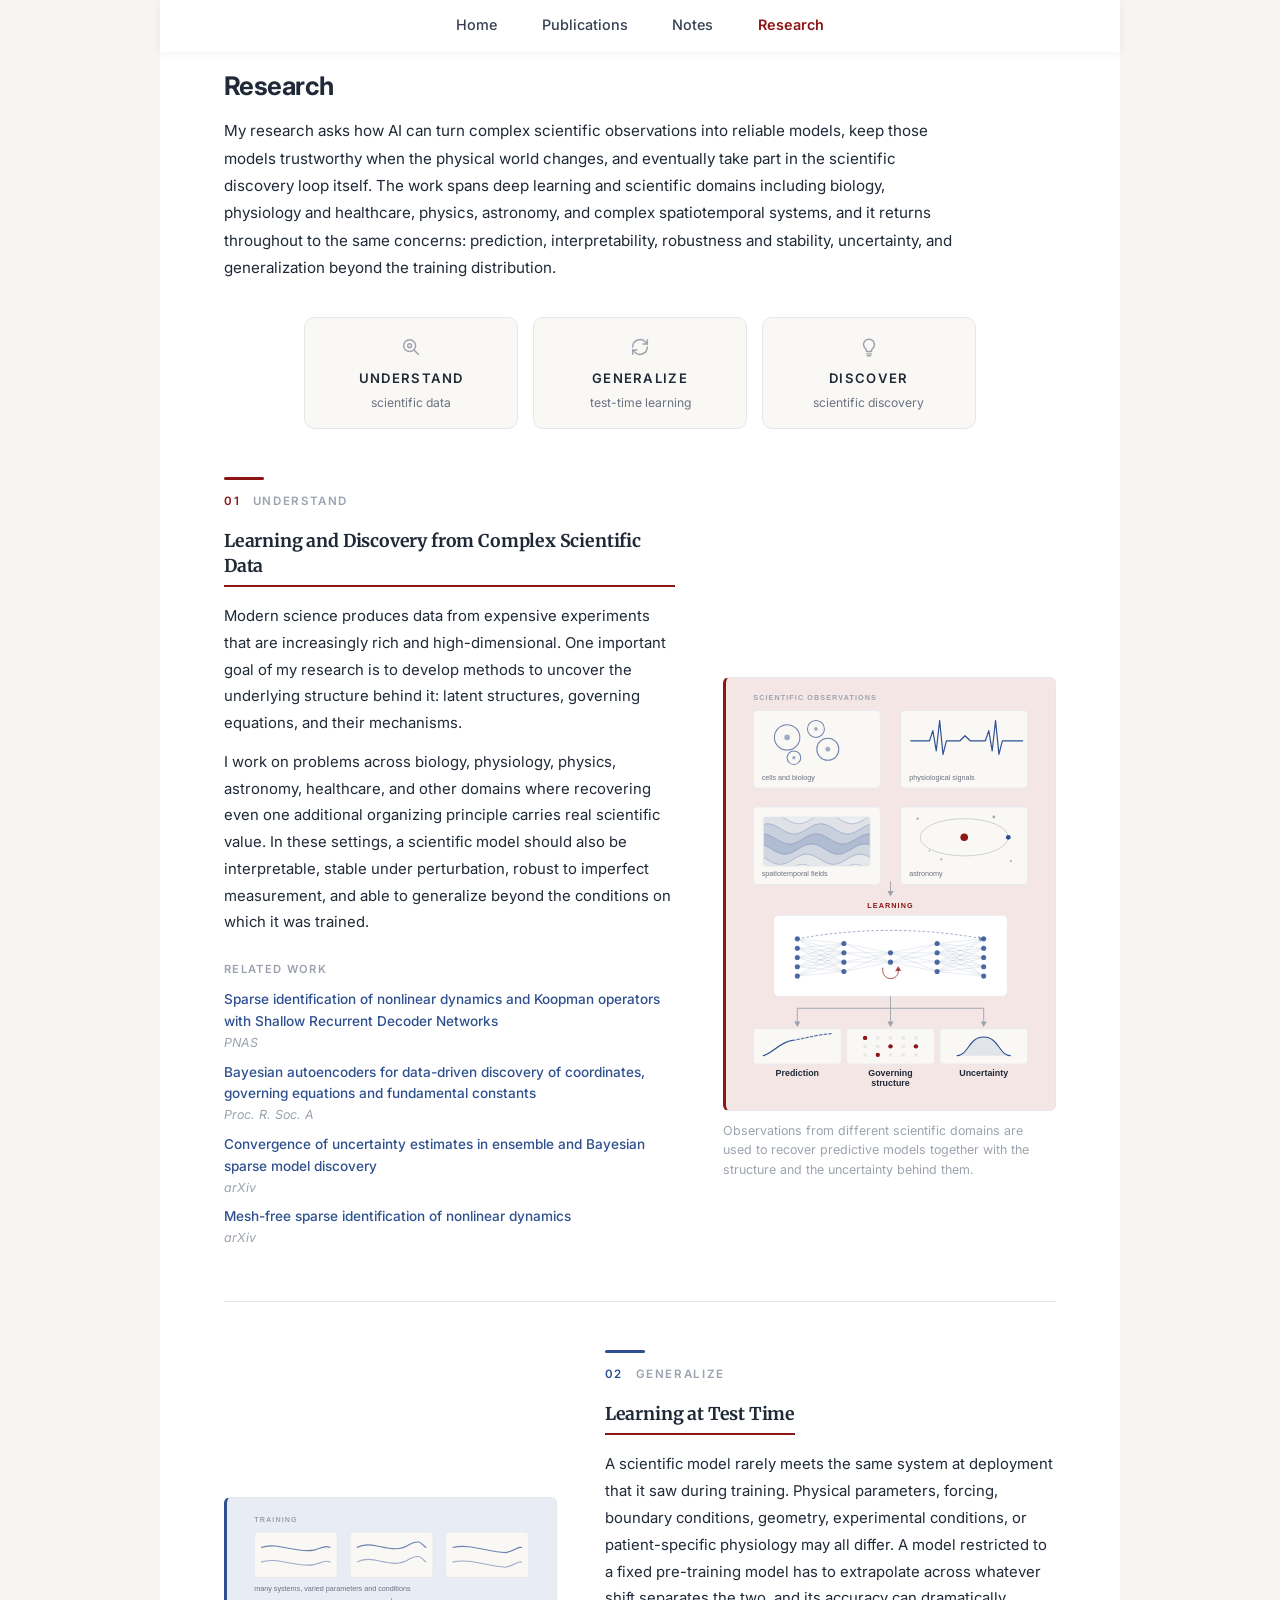
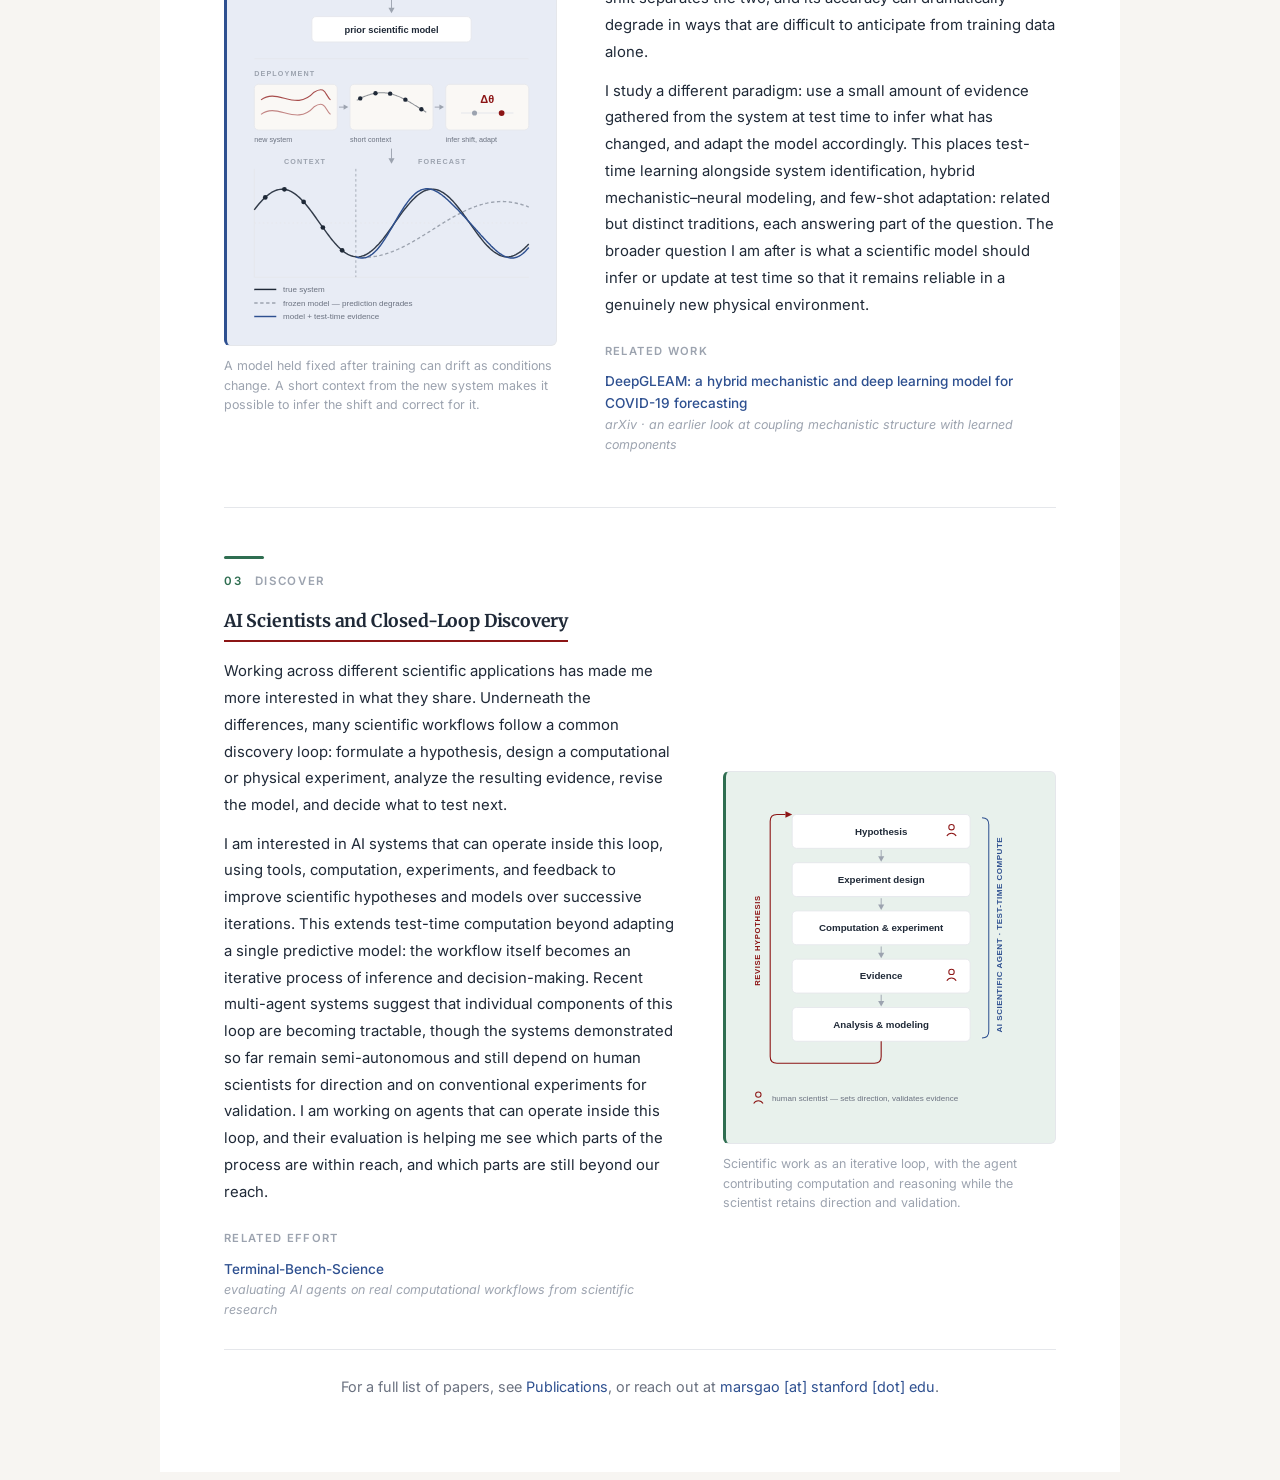
<file: research.html>
<!DOCTYPE html PUBLIC "-//W3C//DTD XHTML 1.1//EN" "http://www.w3.org/TR/xhtml11/DTD/xhtml11.dtd">
<html xmlns="http://www.w3.org/1999/xhtml" xml:lang="en">
<head>
    <meta name="generator" content="jemdoc, see http://jemdoc.jaboc.net/" />
    <meta http-equiv="Content-Type" content="text/html;charset=utf-8" />
    <meta name="viewport" content="width=device-width, initial-scale=1.0">
    <meta name="description" content="Research of Mars (Liyao) Gao: understanding scientific systems from complex data, adapting models at test time, and building AI systems that participate in the scientific discovery loop." />
    <link rel="stylesheet" href="jemdoc.css" type="text/css" />
    <link rel="preconnect" href="https://fonts.googleapis.com">
    <link rel="preconnect" href="https://fonts.gstatic.com" crossorigin>
    <link href="https://fonts.googleapis.com/css2?family=Merriweather:wght@300;400;700&family=Inter:wght@400;500;600&display=swap" rel="stylesheet">
    <link rel="stylesheet" href="styles.css" type="text/css" />
    <title>Research | Mars (Liyao) Gao</title>
</head>
<body class="research-page">
<table summary="Table for page layout." id="tlayout">
<tr valign="top">
<td id="layout-menu">
    <div class="menu-item"><a href="index.html">Home</a></div>
    <div class="menu-item"><a href="publication.html">Publications</a></div>
    <div class="menu-item"><a href="notes.html">Notes</a></div>
    <div class="menu-item"><a href="research.html" class="current">Research</a></div>
</td>
<td id="layout-content">
    <div id="toptitle">
        <h1>Research</h1>
    </div>

    <p class="research-intro">
        My research asks how AI can turn complex scientific observations into reliable models, keep
        those models trustworthy when the physical world changes, and eventually take part in the
        scientific discovery loop itself. The work spans deep learning and scientific domains
        including biology, physiology and healthcare, physics, astronomy, and complex spatiotemporal
        systems, and it returns throughout to the same concerns: prediction, interpretability,
        robustness and stability, uncertainty, and generalization beyond the training distribution.
    </p>

    <nav class="research-arc" aria-label="Research directions">
        <a class="research-arc-item" href="#understand">
            <svg class="research-arc-icon" viewBox="0 0 24 24" fill="none" stroke="currentColor" stroke-width="1.6" stroke-linecap="round" stroke-linejoin="round" aria-hidden="true">
                <circle cx="10.5" cy="10.5" r="6.5" />
                <line x1="20" y1="20" x2="15.4" y2="15.4" />
                <circle cx="10.5" cy="10.5" r="2.1" />
            </svg>
            <span class="research-arc-label">Understand</span>
            <span class="research-arc-sub">scientific data</span>
        </a>
        <a class="research-arc-item" href="#generalize">
            <svg class="research-arc-icon" viewBox="0 0 24 24" fill="none" stroke="currentColor" stroke-width="1.6" stroke-linecap="round" stroke-linejoin="round" aria-hidden="true">
                <path d="M4 12a8 8 0 0 1 13.66-5.66L20 8.7" />
                <path d="M20 4v4.7h-4.7" />
                <path d="M20 12a8 8 0 0 1-13.66 5.66L4 15.3" />
                <path d="M4 20v-4.7h4.7" />
            </svg>
            <span class="research-arc-label">Generalize</span>
            <span class="research-arc-sub">test-time learning</span>
        </a>
        <a class="research-arc-item" href="#discover">
            <svg class="research-arc-icon" viewBox="0 0 24 24" fill="none" stroke="currentColor" stroke-width="1.6" stroke-linecap="round" stroke-linejoin="round" aria-hidden="true">
                <path d="M12 3.5c-3.3 0-6 2.6-6 5.9 0 2.2 1.2 3.5 2.2 4.5.7.7 1.1 1.2 1.1 1.9v1h5.4v-1c0-.7.4-1.2 1.1-1.9 1-1 2.2-2.3 2.2-4.5 0-3.3-2.7-5.9-6-5.9Z" />
                <line x1="9.5" y1="19.5" x2="14.5" y2="19.5" />
                <line x1="10.2" y1="21.6" x2="13.8" y2="21.6" />
            </svg>
            <span class="research-arc-label">Discover</span>
            <span class="research-arc-sub">scientific discovery</span>
        </a>
    </nav>

    <!-- ─── 01 ─── -->
    <section class="research-direction" id="understand">
        <header class="research-direction-head">
            <p class="research-eyebrow"><span class="research-num">01</span> Understand</p>
            <h2>Learning and Discovery from Complex Scientific Data</h2>
        </header>

        <div class="research-direction-content">
            <p>
                Modern science produces data from expensive experiments that are increasingly rich and high-dimensional. 
                One important goal of my research is to develop methods to uncover the underlying structure behind it: latent
                structures, governing equations, and their mechanisms.
            </p>
            <p>
                I work on problems across biology, physiology, physics, astronomy, healthcare, and
                other domains where recovering even one additional organizing principle carries real
                scientific value. In these settings, a scientific model should also be interpretable, stable under perturbation, robust to
                imperfect measurement, and able to generalize beyond the conditions on which it was
                trained.
            </p>

            <div class="research-related">
                <span class="research-related-label">Related work</span>
                <ul>
                    <li>
                        <a href="https://www.pnas.org/doi/10.1073/pnas.2508144123">Sparse identification of nonlinear dynamics and Koopman operators with Shallow Recurrent Decoder Networks</a>
                        <span class="research-related-venue">PNAS</span>
                    </li>
                    <li>
                        <a href="https://royalsocietypublishing.org/doi/10.1098/rspa.2023.0506">Bayesian autoencoders for data-driven discovery of coordinates, governing equations and fundamental constants</a>
                        <span class="research-related-venue">Proc. R. Soc. A</span>
                    </li>
                    <li>
                        <a href="https://arxiv.org/abs/2301.12649">Convergence of uncertainty estimates in ensemble and Bayesian sparse model discovery</a>
                        <span class="research-related-venue">arXiv</span>
                    </li>
                    <li>
                        <a href="https://arxiv.org/abs/2505.16058">Mesh-free sparse identification of nonlinear dynamics</a>
                        <span class="research-related-venue">arXiv</span>
                    </li>
                </ul>
            </div>
        </div>

        <figure class="research-direction-figure">
            <img src="imgs/research/scientific_data.svg" width="360" height="482"
                 alt="Diagram: four kinds of scientific observation, cells and biology, physiological signals, spatiotemporal fields drawn as contour bands, and astronomy, feed a learning stage built as an encoder, latent state and decoder. It branches into three parallel outputs: prediction, governing structure, and uncertainty." />
            <figcaption class="research-caption">
                Observations from different scientific domains are used to recover predictive models
                together with the structure and the uncertainty behind them.
            </figcaption>
        </figure>
    </section>

    <!-- ─── 02 ─── -->
    <section class="research-direction research-direction--reverse" id="generalize">
        <header class="research-direction-head">
            <p class="research-eyebrow"><span class="research-num">02</span> Generalize</p>
            <h2>Learning at Test Time</h2>
        </header>

        <div class="research-direction-content">
            <p>
                A scientific model rarely meets the same system at deployment that it saw during
                training. Physical parameters, forcing, boundary conditions, geometry, experimental
                conditions, or patient-specific physiology may all differ. A model restricted to a
                fixed pre-training model has to extrapolate across whatever shift separates the two, and its
                accuracy can dramatically degrade in ways that are difficult to anticipate from training
                data alone.
            </p>
            <p>
                I study a different paradigm: use a small amount of evidence gathered from the system
                at test time to infer what has changed, and adapt the model accordingly. This places
                test-time learning alongside system identification, hybrid mechanistic&#8211;neural
                modeling, and few-shot adaptation: related but distinct traditions, each answering part
                of the question. The broader question I am after is what a scientific model
                should infer or update at test time so that it remains reliable in a genuinely new
                physical environment.
            </p>

            <div class="research-related">
                <span class="research-related-label">Related work</span>
                <ul>
                    <li>
                        <a href="https://arxiv.org/abs/2102.06684">DeepGLEAM: a hybrid mechanistic and deep learning model for COVID-19 forecasting</a>
                        <span class="research-related-venue">arXiv &#183; an earlier look at coupling mechanistic structure with learned components</span>
                    </li>
                </ul>
            </div>
        </div>

        <figure class="research-direction-figure">
            <img src="imgs/research/test_time_learning.svg" width="360" height="500"
                 alt="Diagram contrasting a frozen model with test-time adaptation. Training over many systems yields a prior scientific model. At deployment a new system provides a short context of observations, from which the shift in parameters is inferred and the model adapted. A trajectory plot shows the frozen model drifting away from the true system while the adapted model continues to track it." />
            <figcaption class="research-caption">
                A model held fixed after training can drift as conditions change. A short context from
                the new system makes it possible to infer the shift and correct for it.
            </figcaption>
        </figure>
    </section>

    <!-- ─── 03 ─── -->
    <section class="research-direction" id="discover">
        <header class="research-direction-head">
            <p class="research-eyebrow"><span class="research-num">03</span> Discover</p>
            <h2>AI Scientists and Closed-Loop Discovery</h2>
        </header>

        <div class="research-direction-content">
            <p>
                Working across different scientific applications has made me more interested in what they share.
                Underneath the differences, many scientific workflows follow a common discovery loop: formulate a hypothesis, design a computational or physical experiment, analyze
                the resulting evidence, revise the model, and decide what to test next.
            </p>
            <p>
                I am interested in AI systems that can operate inside this loop, using tools,
                computation, experiments, and feedback to improve scientific hypotheses and models over
                successive iterations. This extends test-time computation beyond adapting a single
                predictive model: the workflow itself becomes an iterative process of inference and
                decision-making. Recent multi-agent systems suggest that individual components of this
                loop are becoming tractable, though the systems demonstrated so far remain
                semi-autonomous and still depend on human scientists for direction and on conventional
                experiments for validation. I am working on agents that can operate inside this loop, and their evaluation is helping me see which
                parts of the process are within reach, and which parts are still beyond our reach. 
            </p>

            <div class="research-related">
                <span class="research-related-label">Related effort</span>
                <ul>
                    <li>
                        <a href="https://www.terminal-bench-science.ai/" target="_blank" rel="noopener">Terminal-Bench-Science</a>
                        <span class="research-related-venue">evaluating AI agents on real computational workflows from scientific research</span>
                    </li>
                </ul>
            </div>
        </div>

        <figure class="research-direction-figure">
            <img src="imgs/research/scientific_loop.svg" width="360" height="410"
                 alt="Diagram of a closed scientific discovery loop: hypothesis, experiment design, computation and experiment, evidence, and analysis and modeling, feeding back to revise the hypothesis. An AI scientific agent using test-time compute spans the loop, while a human scientist sets direction and validates evidence at the hypothesis and evidence stages." />
            <figcaption class="research-caption">
                Scientific work as an iterative loop, with the agent contributing computation and
                reasoning while the scientist retains direction and validation.
            </figcaption>
        </figure>
    </section>

    <div class="research-outro">
        <p>
            For a full list of papers, see <a href="publication.html">Publications</a>, or reach out
            at <a href="mailto:marsgao@stanford.edu">marsgao [at] stanford [dot] edu</a>.
        </p>
    </div>

</td>
</tr>
</table>
</body>
</html>
</file>
<file: jemdoc.css>
/* jemdoc base — structural reset for table layout */

table#tlayout {
    border: none;
    border-collapse: separate;
    background: transparent;
    margin: 0 auto;
    max-width: 960px;
    display: block;
}

table#tlayout > tbody {
    display: block;
}

table#tlayout > tbody > tr {
    display: flex;
    flex-direction: column;
    gap: 0;
}

body {
    background: #f7f5f2;
    font-family: Georgia, serif;
    padding-bottom: 8px;
    margin: 0;
}

#layout-menu {
    background: #fff;
    border: none;
    padding: 0;
    font-size: 1.0em;
    width: 100%;
    text-align: center;
    display: flex;
    justify-content: center;
    gap: 0;
    box-sizing: border-box;
    box-shadow: 0 1px 8px rgba(0,0,0,0.06);
    position: sticky;
    top: 0;
    z-index: 100;
}

#layout-menu td {
    background: transparent;
    vertical-align: top;
}

#layout-content {
    padding-top: 0;
    padding-left: 0;
    padding-right: 0;
    border: none;
    background: white;
    text-align: left;
    vertical-align: top;
    width: 100%;
}

#layout-menu a {
    line-height: 1.5em;
    margin-left: 0;
}

tt {
    background: #ffffdd;
}

pre, tt {
    font-size: 90%;
    font-family: monaco, monospace;
}

a, a > tt {
    color: #2e5090;
    text-decoration: none;
}

a:hover {
    border-bottom: none;
    color: #8c1515;
}

#layout-menu a.current:link, #layout-menu a.current:visited {
    color: #8c1515;
    border-bottom: none;
}
#layout-menu a:link, #layout-menu a:visited, #layout-menu a:hover {
    color: #374151;
    text-decoration: none;
}
#layout-menu a:hover {
    text-decoration: none;
    color: #8c1515;
}

div.menu-category {
    border-bottom: 1px solid gray;
    margin-top: 0.8em;
    padding-top: 0.2em;
    padding-bottom: 0.1em;
    font-weight: bold;
}

div.menu-item {
    padding-left: 16px;
    text-indent: -16px;
}

div#toptitle {
    padding-bottom: 0;
    margin-bottom: 1rem;
    border-bottom: none;
}

div#toptitle + h2, div#toptitle + h3 {
    margin-top: -0.7em;
}

div#subtitle {
    margin-top: 0.0em;
    margin-bottom: 0.0em;
    padding-top: 0em;
    padding-bottom: 0.1em;
}

em {
    font-style: italic;
}

strong {
    font-weight: bold;
}

h1, h2, h3 {
    margin-top: 0.7em;
    margin-bottom: 0.3em;
    padding-bottom: 0.2em;
    line-height: 1.0;
    padding-top: 0.5em;
    border-bottom: none;
}

h1 {
    font-size: 165%;
    color: #111827;
}

h2 {
    padding-top: 0.8em;
    font-size: 125%;
    color: #111827;
}

h2 + h3 {
    padding-top: 0.2em;
}

h3 {
    font-size: 110%;
    color: #374151;
    border-bottom: none;
}

p {
    margin-top: 0.0em;
    margin-bottom: 0.8em;
    padding: 0;
    line-height: 1.3;
}

pre {
    padding: 0;
    margin: 0;
}

div#footer {
    font-size: small;
    border-top: 1px solid #e5e7eb;
    padding-top: 0.1em;
    margin-top: 4.0em;
    color: #9ca3af;
}

div#footer a {
    color: #80a0b0;
}

div#footer-text {
    float: left;
    padding-bottom: 8px;
}

ul, ol, dl {
    margin-top: 0.2em;
    padding-top: 0;
    margin-bottom: 0.8em;
}

ul {
    list-style-type: none;
}

dt {
    margin-top: 0.5em;
    margin-bottom: 0;
}

dl {
    margin-left: 20px;
}

dd {
    color: #222222;
}

dd > *:first-child {
    margin-top: 0;
}

ul {
    list-style-position: outside;
    list-style-type: square;
}

p + ul, p + ol {
    margin-top: -0.5em;
}

li ul, li ol {
    margin-top: -0.3em;
}

ol {
    list-style-position: outside;
    list-style-type: decimal;
}

li p, dd p {
    margin-bottom: 0.3em;
}

ol ol {
    list-style-type: lower-alpha;
}

ol ol ol {
    list-style-type: lower-roman;
}

p + div.codeblock {
    margin-top: -0.6em;
}

div.codeblock, div.infoblock {
    margin-right: 0%;
    margin-top: 1.2em;
    margin-bottom: 1.3em;
}

div.blocktitle {
    font-weight: bold;
    color: #111827;
    margin-top: 1.2em;
    margin-bottom: 0.1em;
}

div.blockcontent {
    border: 1px solid silver;
    padding: 0.3em 0.5em;
}

div.infoblock > div.blockcontent {
    background: #ffffee;
}

div.blockcontent p + ul, div.blockcontent p + ol {
    margin-top: 0.4em;
}

div.infoblock p {
    margin-bottom: 0em;
}

div.infoblock li p, div.infoblock dd p {
    margin-bottom: 0.5em;
}

div.infoblock p + p {
    margin-top: 0.8em;
}

div.codeblock > div.blockcontent {
    background: #f6f6f6;
}

span.pycommand {
    color: #000070;
}

span.statement {
    color: #008800;
}
span.builtin {
    color: #000088;
}
span.special {
    color: #990000;
}
span.operator {
    color: #880000;
}
span.error {
    color: #aa0000;
}
span.comment, span.comment > *, span.string, span.string > * {
    color: #606060;
}

@media print {
    #layout-menu { display: none; }
}

#fwtitle {
    margin: 2px;
}

#fwtitle #toptitle {
    padding-left: 0.5em;
    margin-bottom: 0.5em;
}

#layout-content h1:first-child, #layout-content h2:first-child, #layout-content h3:first-child {
    margin-top: -0.7em;
}

div#toptitle h1, #layout-content div#toptitle h1 {
    margin-bottom: 0.0em;
    padding-bottom: 0.1em;
    padding-top: 0;
    margin-top: 0.5em;
    border-bottom: none;
}

img.eq {
    padding: 0;
    padding-left: 0.1em;
    padding-right: 0.1em;
    margin: 0;
}

img.eqwl {
    padding-left: 2em;
    padding-top: 0.6em;
    padding-bottom: 0.2em;
    margin: 0;
}

table {
    border: none;
    border-collapse: collapse;
}

td {
    padding: 2px;
    padding-left: 0.5em;
    padding-right: 0.5em;
    text-align: center;
    border: none;
}

table + table {
    margin-top: 1em;
}

tr.heading {
    font-weight: bold;
    border-bottom: 2px solid black;
}

img {
    border: none;
}

table.imgtable, table.imgtable td {
    border: none;
    text-align: left;
}
</file>
<file: styles.css>
/* Modern Academic Theme */
:root {
    --color-primary: #8c1515;       /* Stanford cardinal */
    --color-primary-dark: #6e1010;
    --color-primary-light: #f5e6e6;
    --color-accent: #2e5090;        /* Complementary deep blue for links */
    --color-accent-light: #e8ecf5;
    --color-accent-3: #2f6e51;      /* Deep forest green, third research pillar */
    --color-accent-3-light: #e8f1ec;
    --color-text: #1f2937;          /* Near black */
    --color-text-secondary: #6b7280; /* Medium gray */
    --color-text-light: #9ca3af;    /* Light gray */
    --color-border: #e5e7eb;
    --color-bg: #ffffff;
    --color-bg-page: #f7f5f2;       /* Warm parchment */
    --color-bg-subtle: #faf8f5;
    --font-sans: 'Inter', -apple-system, BlinkMacSystemFont, 'Segoe UI', sans-serif;
    --font-serif: 'Merriweather', Georgia, serif;
    --max-width: 960px;
    --content-padding: 0 4rem 4rem 4rem;
}

/* ─── Base ─── */
body {
    font-family: var(--font-sans);
    line-height: 1.7;
    color: var(--color-text);
    background-color: var(--color-bg-page);
    font-size: 14px;
    -webkit-font-smoothing: antialiased;
    -moz-osx-font-smoothing: grayscale;
}

/* ─── Typography ─── */
h1, h2, h3 {
    font-family: var(--font-sans);
    color: var(--color-text);
    border-bottom: none;
    padding-bottom: 0;
    font-weight: 700;
    letter-spacing: -0.02em;
}

h1 {
    font-size: 1.6rem;
    margin-bottom: 0.25rem;
    margin-top: 0;
    padding-top: 0;
}

#toptitle {
    margin: 0;
    padding: 0.5rem 0 0.25rem 0;
}

#toptitle h1 {
    margin: 0;
    padding: 0;
}

h2 {
    font-size: 1.1rem;
    margin-top: 2rem;
    margin-bottom: 0.75rem;
    padding-bottom: 0.4rem;
    border-bottom: 2px solid var(--color-primary);
    display: inline-block;
    color: var(--color-text);
    letter-spacing: -0.01em;
}

h3 {
    font-size: 0.95rem;
    color: var(--color-text);
}

a {
    color: var(--color-accent);
    text-decoration: none;
    transition: color 0.15s;
}

a:hover {
    color: var(--color-primary);
    text-decoration: underline;
}

/* ─── Navigation ─── */
#layout-menu {
    background: var(--color-bg);
    box-shadow: 0 1px 8px rgba(0,0,0,0.06);
    position: sticky;
    top: 0;
    z-index: 100;
}

.menu-item {
    display: inline-block;
}

.menu-item a {
    font-family: var(--font-sans);
    font-weight: 500;
    font-size: 0.9rem;
    transition: color 0.15s ease;
    display: block;
    padding: 0.9rem 1.4rem;
    color: var(--color-text-secondary);
    border-bottom: 2px solid transparent;
    letter-spacing: 0;
}

.menu-item a:hover {
    color: var(--color-primary);
    background-color: transparent;
    text-decoration: none;
    border-bottom-color: var(--color-primary);
}

.menu-item a.current {
    color: var(--color-primary);
    font-weight: 600;
    border-bottom: 2px solid var(--color-primary);
}

/* ─── Contact Links (Simon Du style) ─── */
.contact-links {
    margin-top: 0.75rem;
    font-size: 0.88rem;
    line-height: 1.8;
    color: var(--color-text);
}

.contact-links a {
    color: var(--color-accent);
    font-weight: 500;
}

.contact-links a:hover {
    color: var(--color-primary);
}

/* ─── Content Area ─── */
#layout-content {
    padding: var(--content-padding);
    background-color: var(--color-bg);
    border-radius: 0;
    box-shadow: none;
    border: none;
    box-sizing: border-box;
}

/* ─── Profile Section ─── */
.profile-section {
    display: flex;
    align-items: flex-start;
    margin-bottom: 1.5rem;
    padding-bottom: 0;
    border-bottom: none;
    gap: 2rem;
}

.profile-image {
    border-radius: 8px;
    box-shadow: 0 4px 16px rgba(0,0,0,0.08);
    max-width: 140px;
    height: auto;
    border: none;
    outline: none;
    flex-shrink: 0;
}

.profile-section p {
    margin: 0.25rem 0 0 0;
    font-size: 0.93rem;
    line-height: 1.75;
    color: var(--color-text);
}

/* ─── Social Links (legacy) ─── */
.social-links {
    margin-top: 0.75rem;
}

.social-links a {
    text-decoration: none;
    font-weight: 500;
    font-size: 0.95rem;
    color: var(--color-accent);
    display: inline;
}

.social-links a:hover {
    color: var(--color-primary);
    text-decoration: underline;
}

/* ─── News Section ─── */
.news-section {
    background-color: transparent;
    padding: 0;
    margin: 0.5rem 0 1.5rem 0;
    border-left: none;
    padding-left: 0;
}

.news-item {
    margin-bottom: 0;
    padding: 0.65rem 0;
    border-bottom: 1px solid var(--color-border);
    font-size: 0.92rem;
    line-height: 1.65;
}

.news-item:last-child {
    border-bottom: none;
    padding-bottom: 0;
}

.news-date {
    font-weight: 600;
    color: var(--color-primary);
    margin-right: 0.5rem;
    font-family: var(--font-sans);
    font-size: 0.85rem;
}

.badge {
    display: inline-block;
    padding: 0.1rem 0.45rem;
    background-color: var(--color-primary-light);
    color: var(--color-primary);
    border-radius: 4px;
    font-size: 0.7rem;
    font-weight: 600;
    margin-left: 0.4rem;
    text-transform: uppercase;
    letter-spacing: 0.04em;
}

.new-badge {
    background-color: var(--color-primary-light);
    color: var(--color-primary);
}

/* ─── Publications (Home - with images) ─── */
.publication-list {
    margin-top: 1rem;
}

.publication-item {
    margin-bottom: 1.75rem;
    padding: 1.5rem;
    background-color: var(--color-bg);
    border: 1px solid var(--color-border);
    border-radius: 8px;
    border-left: none;
    transition: box-shadow 0.2s ease;
}

.publication-item:hover {
    box-shadow: 0 2px 12px rgba(0,0,0,0.06);
}

.imgtable {
    margin-bottom: 0;
    width: 100%;
}

.imgtable td {
    vertical-align: top;
    padding: 0;
    border: none;
}

.imgtable td:first-child {
    width: 280px;
    padding-right: 1.5rem;
}

.imgtable img {
    border-radius: 6px;
    box-shadow: none;
    max-width: 260px;
    height: auto;
    border: 1px solid var(--color-border);
}

.imgtable p {
    margin: 0 0 0.5rem 0;
}

.imgtable a {
    font-family: var(--font-sans);
    font-weight: 600;
    font-size: 0.93rem;
    color: var(--color-text);
    line-height: 1.5;
}

.imgtable a:hover {
    color: var(--color-primary);
}

/* ─── Publications (List page) ─── */
ul.publication-list {
    list-style: none;
    padding: 0;
    margin-top: 1rem;
}

li.publication-item {
    margin-bottom: 0;
    padding: 1.15rem 0;
    background: none;
    border: none;
    border-bottom: 1px solid var(--color-border);
    border-radius: 0;
}

li.publication-item:hover {
    box-shadow: none;
}

li.publication-item:last-child {
    border-bottom: none;
}

li.publication-item > a {
    font-weight: 600;
    font-size: 0.93rem;
    color: var(--color-text);
    line-height: 1.5;
}

li.publication-item > a:hover {
    color: var(--color-primary);
}

.publication-authors {
    margin: 0.3rem 0 0.15rem;
    font-size: 0.85rem;
    color: var(--color-text-secondary);
}

.publication-venue {
    font-style: italic;
    color: var(--color-text-secondary);
    font-size: 0.83rem;
}

/* ─── Notes page ─── */
.notes-list {
    list-style-type: none;
    padding: 0;
    margin-top: 1rem;
}

.note-item {
    background-color: transparent;
    padding: 1rem 0;
    margin-bottom: 0;
    border: none;
    border-bottom: 1px solid var(--color-border);
    border-left: none;
    border-radius: 0;
}

.note-item:last-child {
    border-bottom: none;
}

.note-item:hover {
    border-left-color: transparent;
}

.note-item > a {
    font-weight: 600;
    font-size: 0.93rem;
    color: var(--color-text);
}

.note-item > a:hover {
    color: var(--color-primary);
}

.chapter-links {
    margin-top: 0.6rem;
    display: flex;
    flex-wrap: wrap;
    gap: 0.4rem;
}

.chapter-links a {
    display: inline-block;
    padding: 0.25rem 0.65rem;
    background-color: var(--color-bg-subtle);
    border: 1px solid var(--color-border);
    border-radius: 5px;
    font-size: 0.83rem;
    transition: all 0.15s;
    color: var(--color-text-secondary);
}

.chapter-links a:hover {
    background-color: var(--color-accent);
    color: white;
    text-decoration: none;
    border-color: var(--color-accent);
}

.new-badge {
    background-color: var(--color-primary-light);
    color: var(--color-primary);
}

/* ─── Publication action links ─── */
.publication-item a[style*="display: inline-block"] {
    font-family: var(--font-sans) !important;
    font-weight: 500 !important;
    font-size: 0.83rem !important;
    color: var(--color-text-secondary) !important;
    padding: 0.25rem 0.6rem;
    border: 1px solid var(--color-border);
    border-radius: 5px;
    margin-right: 0.3rem;
    margin-top: 0.5rem;
    background-color: var(--color-bg-subtle);
    transition: all 0.15s ease;
}

.publication-item a[style*="display: inline-block"]:hover {
    background-color: var(--color-primary);
    color: white !important;
    border-color: var(--color-primary);
    text-decoration: none;
}

.imgtable td:last-child {
    font-size: 0.92rem;
    line-height: 1.65;
}

/* ─── About paragraph ─── */
#layout-content > p {
    text-align: left;
    line-height: 1.8;
    color: var(--color-text);
}

/* ─── Contact section ─── */
h2 + p:last-of-type {
    font-size: 1rem;
    color: var(--color-text-secondary);
}

/* ─── Sudoku widget ─── */
.sudoku-section {
    background: var(--color-bg-subtle);
    border-radius: 8px;
    padding: 1.25rem;
    margin: 2rem 0;
    border: 1px solid var(--color-border);
}

.sdk-wrap {
    max-width: 720px;
}

.sdk-header {
    display: flex;
    align-items: center;
    gap: 12px;
    font-weight: 600;
    color: var(--color-text);
    margin-bottom: 10px;
    font-family: var(--font-sans);
}
.sdk-header .sdk-best { color: #059669; font-weight: 500; }
.sdk-header .sdk-restart {
    margin-left: auto;
    background: var(--color-bg);
    border: 1px solid var(--color-border);
    color: var(--color-text);
    padding: 6px 10px;
    border-radius: 5px;
    cursor: pointer;
    font-size: 0.85rem;
}
.sdk-header .sdk-restart:hover { background: var(--color-bg-subtle); }

.sdk-body { display: flex; gap: 16px; align-items: flex-start; }

.sdk-grid {
    display: grid;
    grid-template-columns: repeat(6, 54px);
    grid-auto-rows: 54px;
    gap: 0;
    background: var(--color-bg);
    border-radius: 6px;
    padding: 8px;
    border: 2px solid var(--color-text);
}

.sdk-row { display: contents; }

.sdk-cell {
    display: flex;
    align-items: center;
    justify-content: center;
    font-family: var(--font-sans);
    font-size: 20px;
    width: 54px; height: 54px;
    border: 1px solid var(--color-border);
    color: var(--color-text);
    background: var(--color-bg);
    user-select: none;
}
.sdk-cell.fixed { background: var(--color-bg-subtle); font-weight: 700; color: var(--color-text); }
.sdk-cell.editable { cursor: pointer; }
.sdk-cell.selected { outline: 2px solid var(--color-primary); outline-offset: -2px; }
.sdk-cell.conflict { background: #fef2f2; color: #dc2626; }
.sdk-cell.notes { font-size: 12px; color: var(--color-text-light); }

.sdk-cell.thick-top { border-top: 3px solid #6b7280; }
.sdk-cell.thick-left { border-left: 3px solid #6b7280; }
.sdk-cell.thick-bottom { border-bottom: 3px solid #6b7280; }
.sdk-cell.thick-right { border-right: 3px solid #6b7280; }

.sdk-controls { display: flex; flex-direction: column; gap: 10px; }
.sdk-keypad { display: grid; grid-template-columns: repeat(3, 64px); gap: 8px; }
.sdk-btn {
    background: var(--color-bg);
    border: 1px solid var(--color-border);
    border-radius: 5px;
    padding: 10px 0;
    font-weight: 600;
    cursor: pointer;
    transition: all .15s ease;
    font-family: var(--font-sans);
}
.sdk-btn:hover { background: var(--color-bg-subtle); }
.sdk-btn.secondary { background: var(--color-bg-subtle); }

.sdk-submit {
    margin-top: 8px;
    background: var(--color-primary);
    color: #fff;
    border: none;
    padding: 12px 16px;
    border-radius: 5px;
    font-weight: 600;
    cursor: pointer;
    font-family: var(--font-sans);
}
.sdk-submit:hover { background: var(--color-primary-dark); }

.sdk-footnote { margin-top: 8px; color: var(--color-text-light); font-size: 12px; }

/* ─── Responsive ─── */
@media screen and (max-width: 768px) {
    #tlayout {
        display: block;
        width: 100%;
    }

    #layout-menu, #layout-content {
        display: block;
        width: 100%;
        max-width: 100%;
        float: none;
        box-sizing: border-box;
    }

    #layout-menu {
        padding: 0;
        border: none;
        border-bottom: none;
        margin-bottom: 0;
        text-align: center;
        background-color: var(--color-bg);
        overflow-x: auto;
        white-space: nowrap;
        -webkit-overflow-scrolling: touch;
    }

    .menu-item {
        display: inline-block;
        margin: 0;
    }

    .menu-item a {
        padding: 0.7rem 1rem;
        font-size: 0.85rem;
    }

    #layout-content {
        padding: 1.5rem;
        border: none;
    }

    .profile-section {
        flex-direction: column;
        align-items: center;
        text-align: center;
        padding-bottom: 1.5rem;
    }

    .profile-section > div {
        display: flex;
        flex-direction: column;
        align-items: center;
    }

    .profile-image {
        margin-bottom: 1.25rem;
    }

    #toptitle {
        text-align: center;
    }

    .social-links {
        justify-content: center;
        flex-wrap: wrap;
    }

    .imgtable, .imgtable tr, .imgtable td {
        display: block;
        width: 100%;
        text-align: center;
    }

    .imgtable td:first-child {
        width: 100%;
        padding-right: 0;
        padding-bottom: 1rem;
        display: flex;
        justify-content: center;
    }

    .imgtable img {
        max-width: 100%;
        height: auto;
    }

    .imgtable td:last-child p {
        text-align: center;
    }

    h1 {
        font-size: 1.4rem;
        text-align: center;
    }

    h2 {
        font-size: 1rem;
        display: block;
    }

    #layout-content {
        text-align: center;
    }

    #layout-content > p {
        text-align: left;
    }

    .news-section {
        text-align: left;
    }

    .sdk-body { flex-direction: column; align-items: center; }
    .sdk-grid { grid-template-columns: repeat(6, 44px); grid-auto-rows: 44px; }
    .sdk-cell { width: 44px; height: 44px; font-size: 18px; }
    .sdk-keypad { grid-template-columns: repeat(3, 64px); }
}

@media screen and (max-width: 480px) {
    .menu-item a {
        padding: 0.6rem 0.7rem;
        font-size: 0.82rem;
    }

    #layout-content {
        padding: 1rem;
    }

    .publication-item {
        padding: 1rem;
    }

    h1 {
        font-size: 1.25rem;
    }

    h2 {
        font-size: 0.95rem;
    }

    .profile-image {
        max-width: 140px;
    }

    .sdk-grid { grid-template-columns: repeat(6, 38px); grid-auto-rows: 38px; }
    .sdk-cell { width: 38px; height: 38px; font-size: 16px; }
    .sdk-keypad { grid-template-columns: repeat(3, 56px); }
}

/* Subgrid completion animation */
.sdk-finish-pop {
    animation: sdkPop 0.6s ease both;
}

@keyframes sdkPop {
    0% { transform: scale(1); background: #dbeafe; }
    35% { transform: scale(1.06); background: #bbf7d0; }
    100% { transform: scale(1); background: #fff; }
}

/* ─── Research page ─── */
.research-intro {
    text-align: left;
    max-width: 46rem;
    margin: 0.9rem 0 0;
    font-size: 0.95rem;
    line-height: 1.85;
    color: var(--color-text);
}

/* Understand · Generalize · Discover — three parallel directions.
   Each pillar gets its own accent color (red / blue / green) that carries
   through the arc-nav card, the section number, the accent bar, and the
   figure frame — see the --pillar-color / --pillar-tint scoping below. */
.research-page #understand  { --pillar-color: var(--color-primary);   --pillar-tint: var(--color-primary-light); }
.research-page #generalize  { --pillar-color: var(--color-accent);    --pillar-tint: var(--color-accent-light); }
.research-page #discover    { --pillar-color: var(--color-accent-3);  --pillar-tint: var(--color-accent-3-light); }

.research-arc {
    display: grid;
    grid-template-columns: repeat(3, minmax(0, 1fr));
    gap: 0.9rem;
    max-width: 42rem;
    margin: 2.25rem auto 0;
}

.research-arc-item {
    display: flex;
    flex-direction: column;
    align-items: center;
    text-align: center;
    text-decoration: none;
    padding: 1.1rem 0.75rem 1rem;
    background: var(--color-bg-subtle);
    border: 1px solid var(--color-border);
    border-radius: 10px;
    transition: background-color 0.15s ease, border-color 0.15s ease, transform 0.15s ease;
}

.research-arc-item:hover,
.research-arc-item:focus-visible {
    text-decoration: none;
    transform: translateY(-1px);
}

.research-arc-icon {
    width: 22px;
    height: 22px;
    margin-bottom: 0.55rem;
    color: var(--color-text-light);
    transition: color 0.15s ease;
}

.research-arc-label {
    display: block;
    font-size: 0.82rem;
    font-weight: 600;
    letter-spacing: 0.1em;
    text-transform: uppercase;
    color: var(--color-text);
}

.research-arc-sub {
    display: block;
    margin-top: 0.3rem;
    font-size: 0.76rem;
    line-height: 1.45;
    color: var(--color-text-secondary);
}

.research-arc-item:nth-child(1):hover { background: var(--color-primary-light); border-color: var(--color-primary); }
.research-arc-item:nth-child(1):hover .research-arc-icon,
.research-arc-item:nth-child(1):hover .research-arc-label { color: var(--color-primary); }

.research-arc-item:nth-child(2):hover { background: var(--color-accent-light); border-color: var(--color-accent); }
.research-arc-item:nth-child(2):hover .research-arc-icon,
.research-arc-item:nth-child(2):hover .research-arc-label { color: var(--color-accent); }

.research-arc-item:nth-child(3):hover { background: var(--color-accent-3-light); border-color: var(--color-accent-3); }
.research-arc-item:nth-child(3):hover .research-arc-icon,
.research-arc-item:nth-child(3):hover .research-arc-label { color: var(--color-accent-3); }

/* Alternating text / figure sections.
   The heading owns its own grid row so the figure aligns against the body
   text rather than against the eyebrow, and centres within it. */
.research-direction {
    display: grid;
    grid-template-columns: 1fr 40%;
    grid-template-areas:
        "head ."
        "body fig";
    column-gap: 3rem;
    padding: 3rem 0;
    border-bottom: 1px solid var(--color-border);
    scroll-margin-top: 4rem;
}

.research-direction:last-of-type {
    border-bottom: none;
    padding-bottom: 1rem;
}

.research-direction--reverse {
    grid-template-columns: 40% 1fr;
    grid-template-areas:
        ".   head"
        "fig body";
}

.research-direction-head {
    grid-area: head;
    text-align: left;
}

.research-direction-head::before {
    content: "";
    display: block;
    width: 2.5rem;
    height: 3px;
    margin-bottom: 0.9rem;
    background: var(--pillar-color, var(--color-primary));
    border-radius: 2px;
}

.research-direction-content {
    grid-area: body;
    min-width: 0;
    text-align: left;
}

.research-direction-figure {
    grid-area: fig;
    align-self: center;
    min-width: 0;
    margin: 0;
}

.research-direction-content p {
    font-size: 0.93rem;
    line-height: 1.8;
}

.research-direction h2 {
    margin-top: 0.4rem;
    margin-bottom: 1rem;
    line-height: 1.4;
    font-family: var(--font-serif);
    letter-spacing: -0.01em;
}

.research-eyebrow {
    margin: 0;
    font-size: 0.72rem;
    font-weight: 600;
    letter-spacing: 0.14em;
    text-transform: uppercase;
    color: var(--color-text-light);
}

.research-num {
    color: var(--pillar-color, var(--color-primary));
    margin-right: 0.5rem;
}

/* Links to my own work */
.research-related {
    margin-top: 1.5rem;
    text-align: left;
}

.research-related-label {
    display: block;
    margin-bottom: 0.35rem;
    font-size: 0.7rem;
    font-weight: 600;
    letter-spacing: 0.12em;
    text-transform: uppercase;
    color: var(--color-text-light);
}

.research-related ul {
    list-style: none;
    padding: 0;
    margin: 0;
}

.research-related li {
    padding: 0.28rem 0;
    font-size: 0.85rem;
    line-height: 1.6;
}

.research-related li a {
    font-weight: 500;
}

.research-related-venue {
    display: block;
    font-size: 0.78rem;
    font-style: italic;
    color: var(--color-text-light);
}

/* Conceptual figures */
.research-direction-figure img {
    display: block;
    width: 100%;
    height: auto;
    box-sizing: border-box;
    padding: 0.75rem;
    background-color: var(--pillar-tint, var(--color-bg));
    border: 1px solid var(--color-border);
    border-left: 3px solid var(--pillar-color, var(--color-primary));
    border-radius: 6px;
}

.research-caption {
    margin-top: 0.65rem;
    text-align: left;
    font-size: 0.78rem;
    line-height: 1.55;
    color: var(--color-text-light);
}

/* Closing block after the three directions */
.research-outro {
    margin-top: 0.5rem;
    padding-top: 1.75rem;
    border-top: 1px solid var(--color-border);
    text-align: center;
}

.research-outro p {
    font-size: 0.9rem;
    color: var(--color-text-secondary);
}

@media screen and (max-width: 768px) {
    .research-direction,
    .research-direction--reverse {
        grid-template-columns: minmax(0, 1fr);
        grid-template-areas:
            "head"
            "body"
            "fig";
        padding: 2.25rem 0;
    }

    .research-direction-figure {
        align-self: stretch;
        margin-top: 1.75rem;
    }

    .research-arc {
        gap: 0.6rem;
    }
}

@media screen and (max-width: 480px) {
    .research-arc {
        gap: 0.4rem;
    }

    .research-arc-item {
        padding: 0.75rem 0.4rem 0.65rem;
    }

    .research-arc-icon {
        width: 18px;
        height: 18px;
        margin-bottom: 0.4rem;
    }

    .research-arc-label {
        font-size: 0.74rem;
        letter-spacing: 0.08em;
    }

    .research-arc-sub {
        font-size: 0.71rem;
    }
}
</file>
